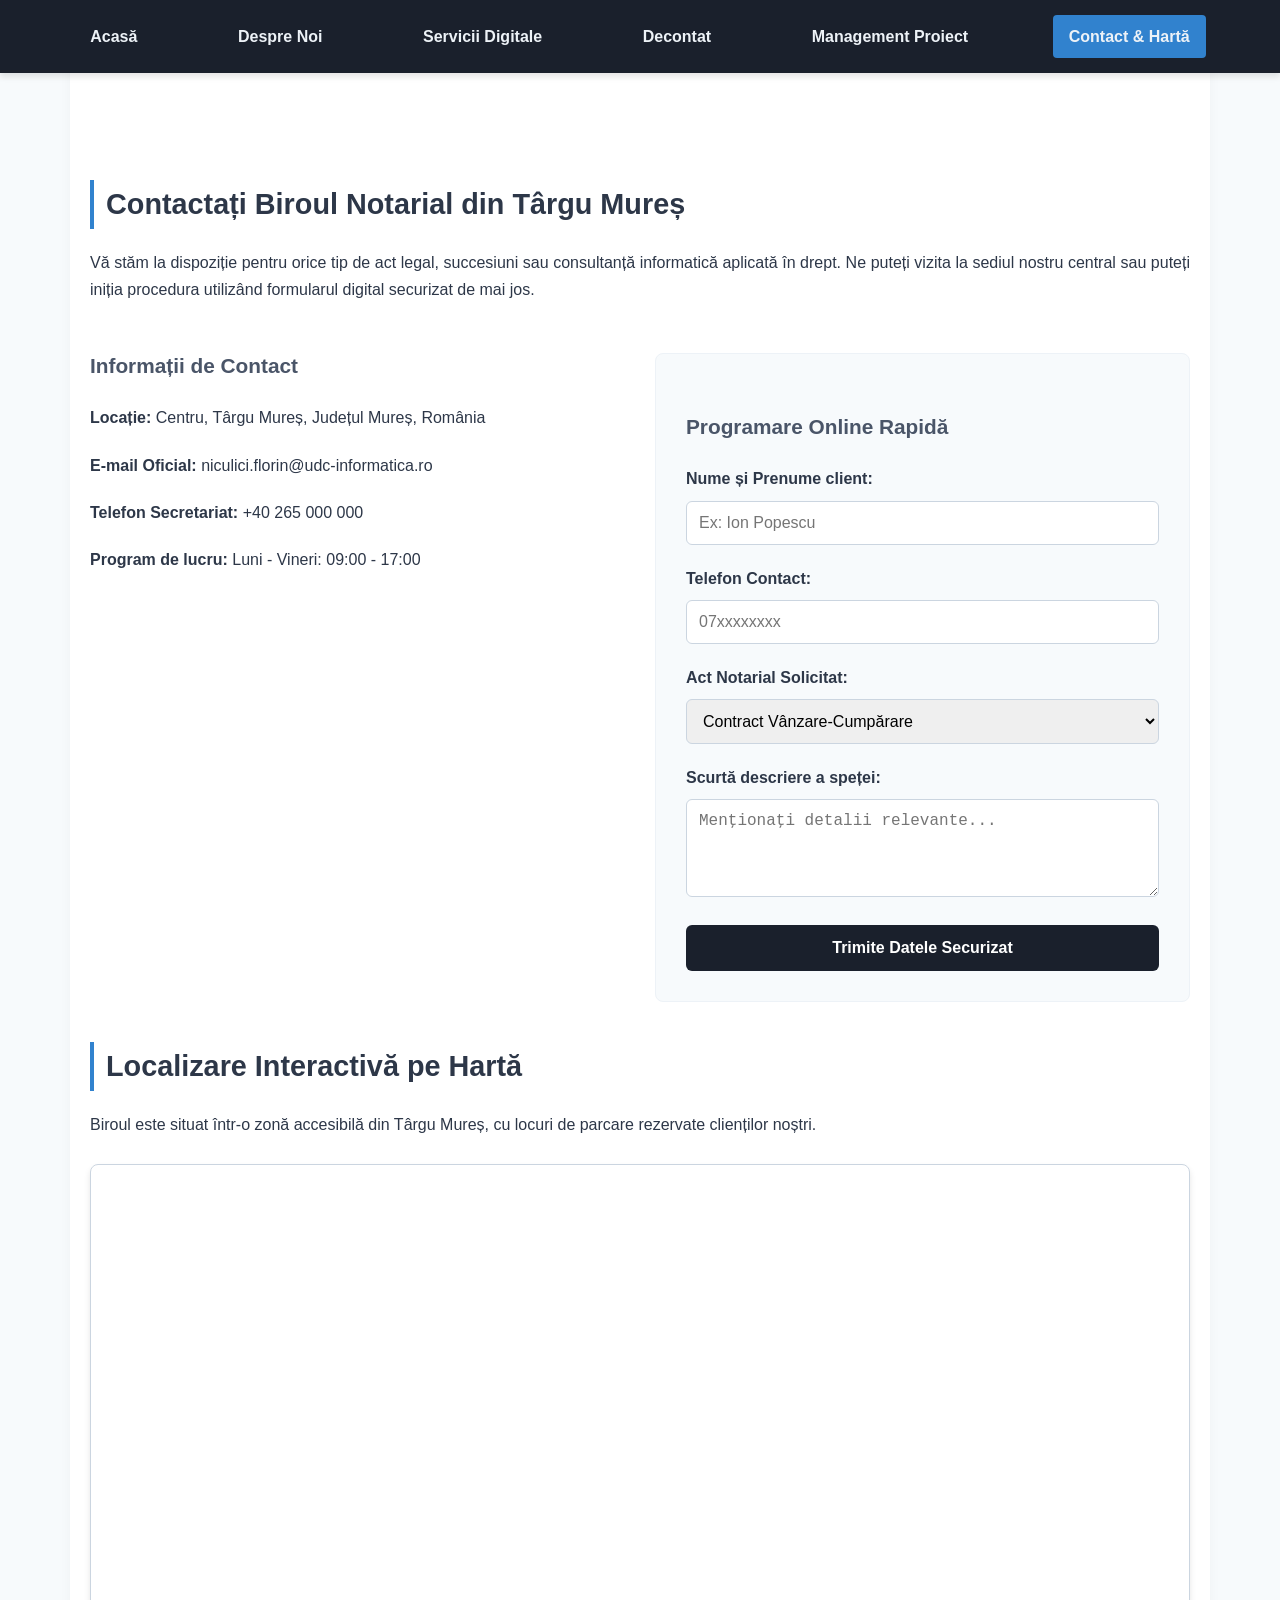
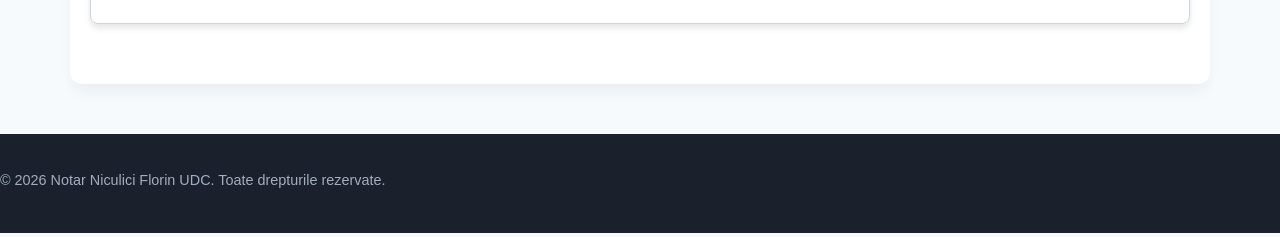
<file: contact.html>
<!DOCTYPE html>
<html lang="ro">
<head>
    <meta charset="UTF-8">
    <title>Contact & Locatie - Notar Niculici Florin</title>
    <link rel="stylesheet" href="style.css">
</head>
<body>
<header>
    <nav>
        <a href="index.html">Acasă</a>
        <a href="despre.html">Despre Noi</a>
        <a href="servicii.html">Servicii Digitale</a>
        <a href="decontat.html">Decontat</a>
        <a href="management.html">Management Proiect</a>
        <a href="contact.html" class="active">Contact & Hartă</a>
    </nav>
</header>
<main>
    <h2>Contactați Biroul Notarial din Târgu Mureș</h2>
    <p>Vă stăm la dispoziție pentru orice tip de act legal, succesiuni sau consultanță informatică aplicată în drept. Ne puteți vizita la sediul nostru central sau puteți iniția procedura utilizând formularul digital securizat de mai jos.</p>
    
    <div class="grid-2">
        <div>
            <h3>Informații de Contact</h3>
            <p><strong>Locație:</strong> Centru, Târgu Mureș, Județul Mureș, România</p>
            <p><strong>E-mail Oficial:</strong> niculici.florin@udc-informatica.ro</p>
            <p><strong>Telefon Secretariat:</strong> +40 265 000 000</p>
            <p><strong>Program de lucru:</strong> Luni - Vineri: 09:00 - 17:00</p>
        </div>
        
        <div class="form-container">
            <h3>Programare Online Rapidă</h3>
            <form action="#" method="POST">
                <div class="form-group">
                    <label for="nume">Nume și Prenume client:</label>
                    <input type="text" id="nume" name="nume" placeholder="Ex: Ion Popescu" required>
                </div>
                <div class="form-group">
                    <label for="telefon">Telefon Contact:</label>
                    <input type="tel" id="telefon" name="telefon" placeholder="07xxxxxxxx" required>
                </div>
                <div class="form-group">
                    <label for="serviciu">Act Notarial Solicitat:</label>
                    <select id="serviciu" name="serviciu">
                        <option value="vanzare">Contract Vânzare-Cumpărare</option>
                        <option value="succesiune">Procedură Succesorală (Moștenire)</option>
                        <option value="decontat">Verificare Act Decontat / Scutit</option>
                        <option value="procura">Procură Specială Digitală</option>
                    </select>
                </div>
                <div class="form-group">
                    <label for="mesaj">Scurtă descriere a speței:</label>
                    <textarea id="mesaj" name="mesaj" rows="4" placeholder="Menționați detalii relevante..." required></textarea>
                </div>
                <button type="submit" class="submit-btn">Trimite Datele Securizat</button>
            </form>
        </div>
    </div>

    <h2>Localizare Interactivă pe Hartă</h2>
    <p>Biroul este situat într-o zonă accesibilă din Târgu Mureș, cu locuri de parcare rezervate clienților noștri.</p>
    
    <div class="map-container">
        <iframe src="https://google.com" width="100%" height="450" style="border:0;" allowfullscreen="" loading="lazy"></iframe>
    </div>
</main>
<footer><p>&copy; 2026 Notar Niculici Florin UDC. Toate drepturile rezervate.</p></footer>
</body>
</html>
</file>
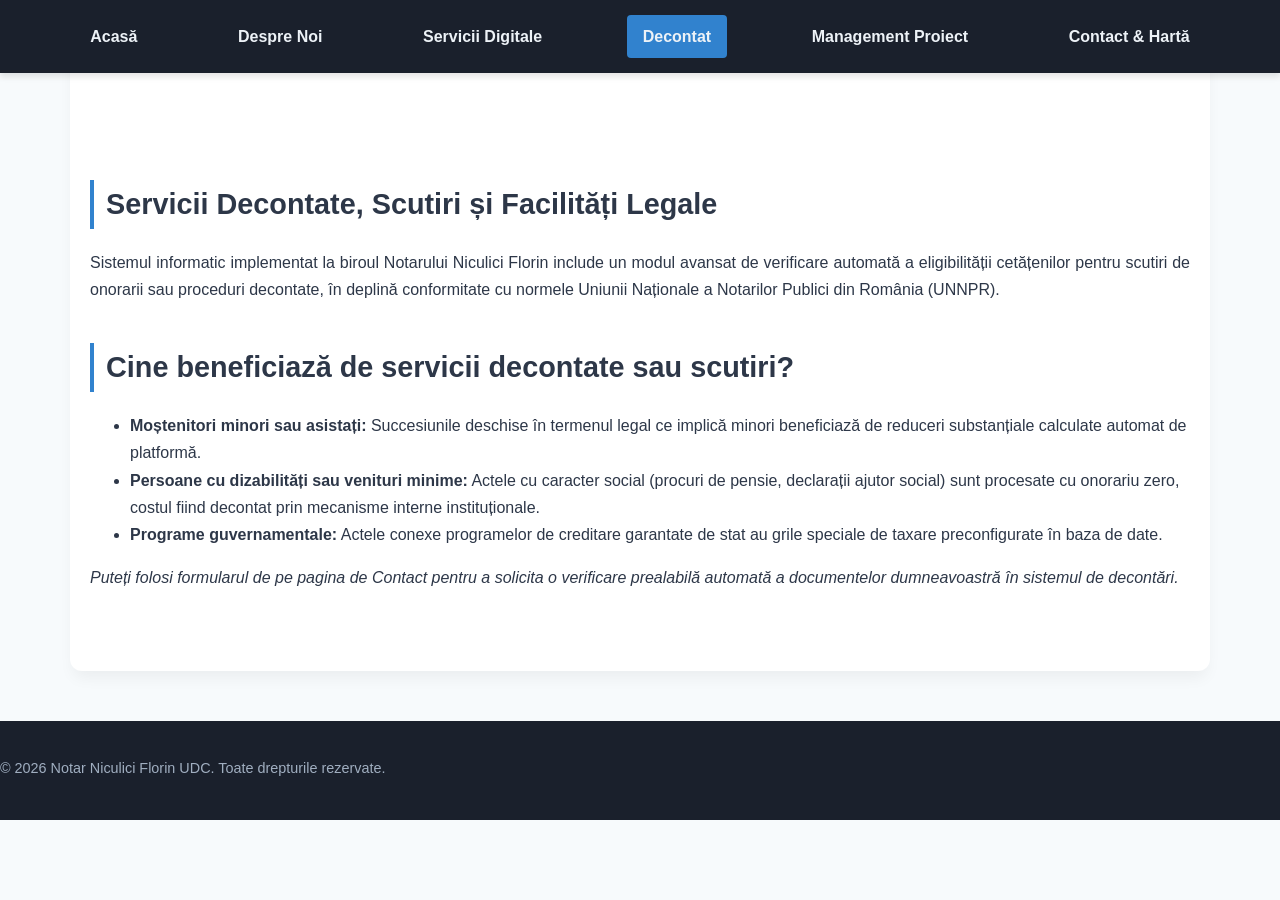
<file: decontat.html>
<!DOCTYPE html>
<html lang="ro">
<head>
    <meta charset="UTF-8">
    <title>Servicii Decontate - Notar Niculici Florin</title>
    <link rel="stylesheet" href="style.css">
</head>
<body>
<header>
    <nav>
        <a href="index.html">Acasă</a>
        <a href="despre.html">Despre Noi</a>
        <a href="servicii.html">Servicii Digitale</a>
        <a href="decontat.html" class="active">Decontat</a>
        <a href="management.html">Management Proiect</a>
        <a href="contact.html">Contact & Hartă</a>
    </nav>
</header>
<main>
    <h2>Servicii Decontate, Scutiri și Facilități Legale</h2>
    <p>Sistemul informatic implementat la biroul Notarului Niculici Florin include un modul avansat de verificare automată a eligibilității cetățenilor pentru scutiri de onorarii sau proceduri decontate, în deplină conformitate cu normele Uniunii Naționale a Notarilor Publici din România (UNNPR).</p>
    
    <h2>Cine beneficiază de servicii decontate sau scutiri?</h2>
    <ul>
        <li><strong>Moștenitori minori sau asistați:</strong> Succesiunile deschise în termenul legal ce implică minori beneficiază de reduceri substanțiale calculate automat de platformă.</li>
        <li><strong>Persoane cu dizabilități sau venituri minime:</strong> Actele cu caracter social (procuri de pensie, declarații ajutor social) sunt procesate cu onorariu zero, costul fiind decontat prin mecanisme interne instituționale.</li>
        <li><strong>Programe guvernamentale:</strong> Actele conexe programelor de creditare garantate de stat au grile speciale de taxare preconfigurate în baza de date.</li>
    </ul>
    <p><em>Puteți folosi formularul de pe pagina de Contact pentru a solicita o verificare prealabilă automată a documentelor dumneavoastră în sistemul de decontări.</em></p>
</main>
<footer><p>&copy; 2026 Notar Niculici Florin UDC. Toate drepturile rezervate.</p></footer>
</body>
</html>
</file>
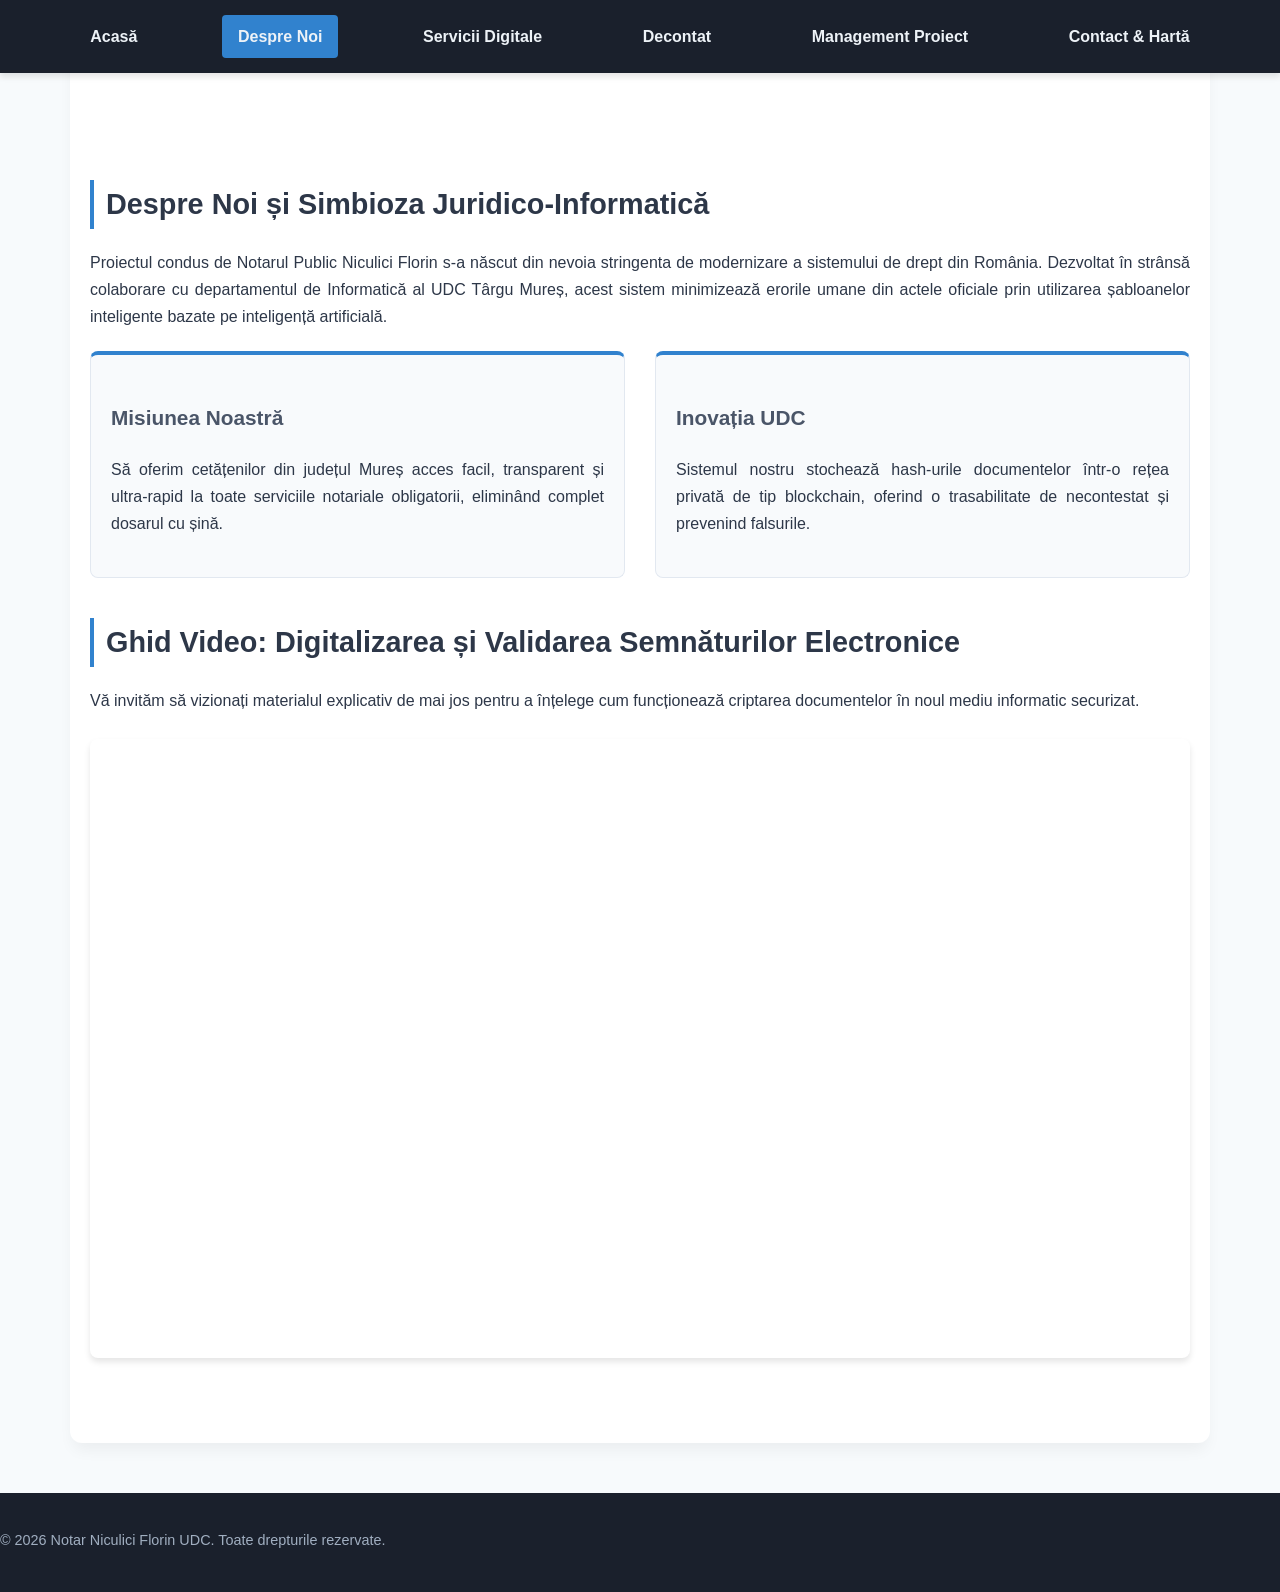
<file: despre.html>
<!DOCTYPE html>
<html lang="ro">
<head>
    <meta charset="UTF-8">
    <title>Despre Noi - Notar Niculici Florin</title>
    <link rel="stylesheet" href="style.css">
</head>
<body>
<header>
    <nav>
        <a href="index.html">Acasă</a>
        <a href="despre.html" class="active">Despre Noi</a>
        <a href="servicii.html">Servicii Digitale</a>
        <a href="decontat.html">Decontat</a>
        <a href="management.html">Management Proiect</a>
        <a href="contact.html">Contact & Hartă</a>
    </nav>
</header>
<main>
    <h2>Despre Noi și Simbioza Juridico-Informatică</h2>
    <p>Proiectul condus de Notarul Public Niculici Florin s-a născut din nevoia stringenta de modernizare a sistemului de drept din România. Dezvoltat în strânsă colaborare cu departamentul de Informatică al UDC Târgu Mureș, acest sistem minimizează erorile umane din actele oficiale prin utilizarea șabloanelor inteligente bazate pe inteligență artificială.</p>
    
    <div class="grid-2">
        <div class="card">
            <h3>Misiunea Noastră</h3>
            <p>Să oferim cetățenilor din județul Mureș acces facil, transparent și ultra-rapid la toate serviciile notariale obligatorii, eliminând complet dosarul cu șină.</p>
        </div>
        <div class="card">
            <h3>Inovația UDC</h3>
            <p>Sistemul nostru stochează hash-urile documentelor într-o rețea privată de tip blockchain, oferind o trasabilitate de necontestat și prevenind falsurile.</p>
        </div>
    </div>

    <h2>Ghid Video: Digitalizarea și Validarea Semnăturilor Electronice</h2>
    <p>Vă invităm să vizionați materialul explicativ de mai jos pentru a înțelege cum funcționează criptarea documentelor în noul mediu informatic securizat.</p>
    
    <div class="video-container">
        <iframe src="https://youtube.com" allowfullscreen></iframe>
    </div>
</main>
<footer><p>&copy; 2026 Notar Niculici Florin UDC. Toate drepturile rezervate.</p></footer>
</body>
</html>
</file>
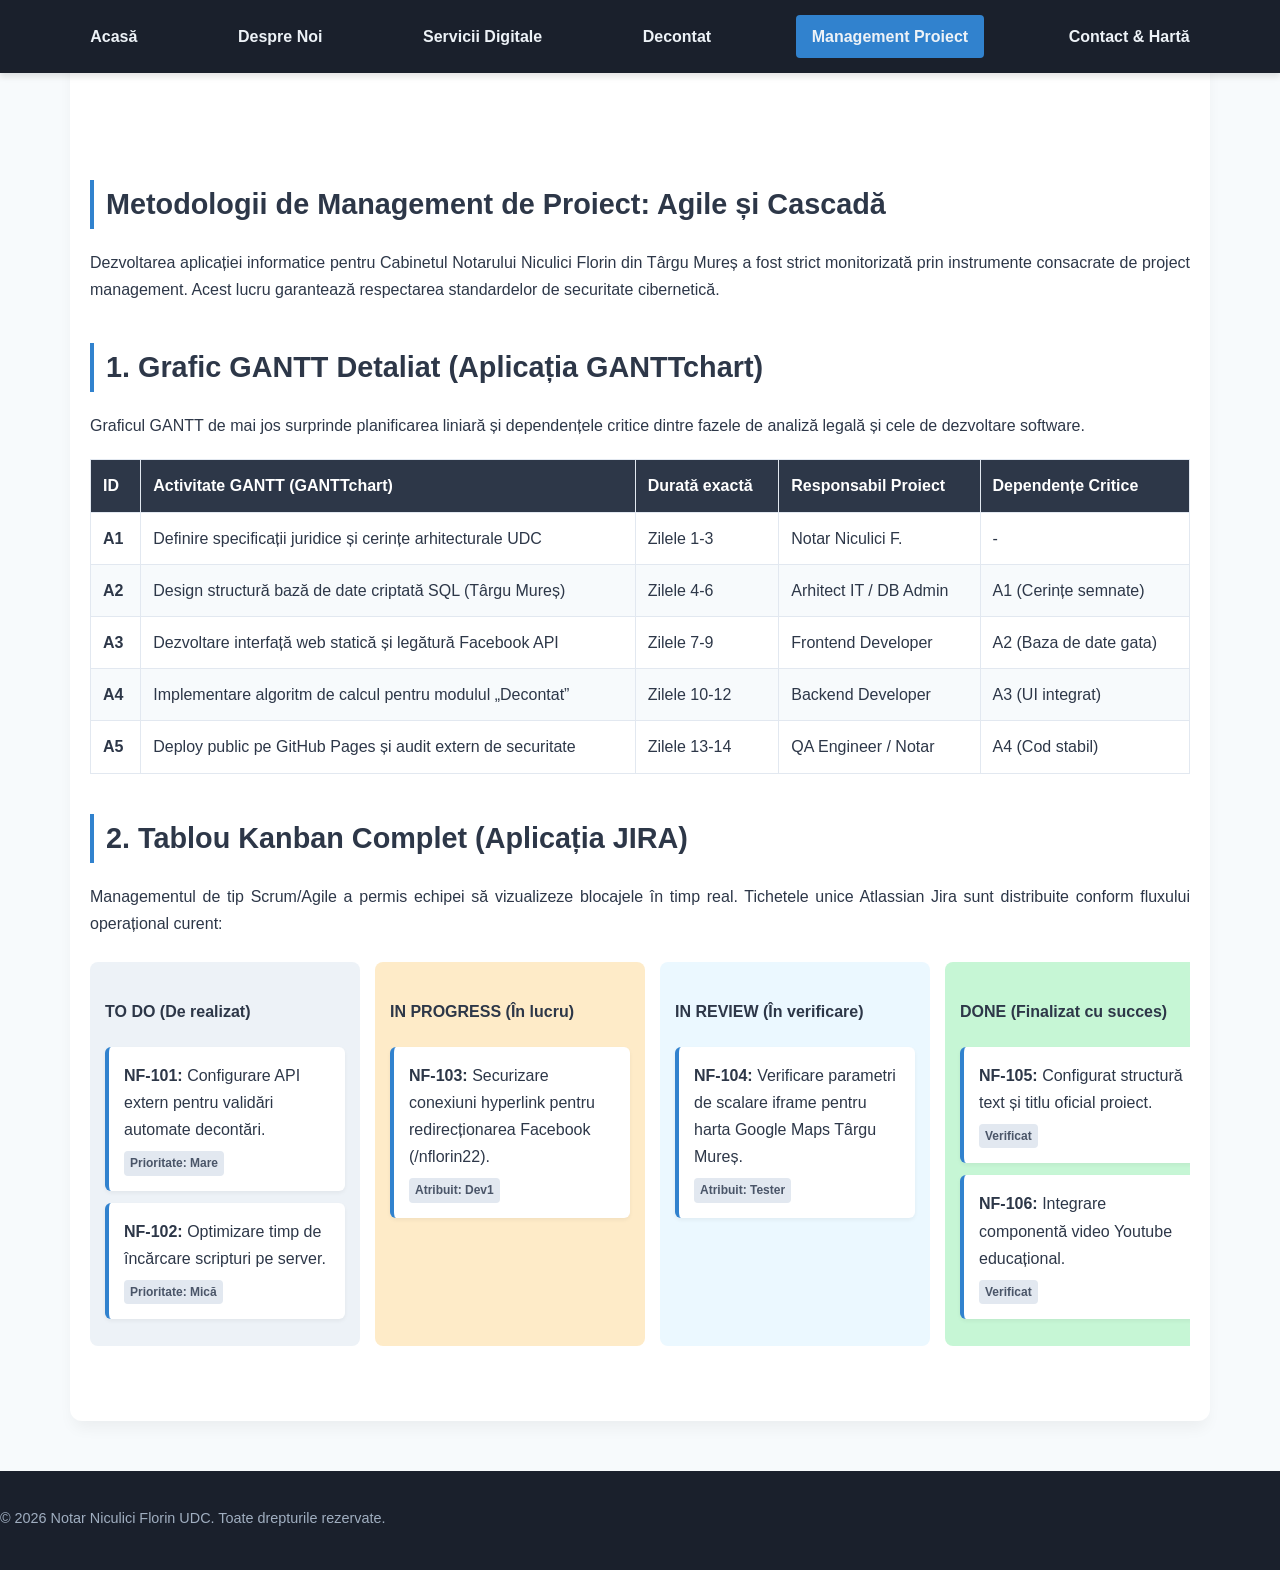
<file: management.html>
<!DOCTYPE html>
<html lang="ro">
<head>
    <meta charset="UTF-8">
    <title>Management Proiect - Notar Niculici Florin</title>
    <link rel="stylesheet" href="style.css">
</head>
<body>
<header>
    <nav>
        <a href="index.html">Acasă</a>
        <a href="despre.html">Despre Noi</a>
        <a href="servicii.html">Servicii Digitale</a>
        <a href="decontat.html">Decontat</a>
        <a href="management.html" class="active">Management Proiect</a>
        <a href="contact.html">Contact & Hartă</a>
    </nav>
</header>
<main>
    <h2>Metodologii de Management de Proiect: Agile și Cascadă</h2>
    <p>Dezvoltarea aplicației informatice pentru Cabinetul Notarului Niculici Florin din Târgu Mureș a fost strict monitorizată prin instrumente consacrate de project management. Acest lucru garantează respectarea standardelor de securitate cibernetică.</p>
    
    <h2>1. Grafic GANTT Detaliat (Aplicația GANTTchart)</h2>
    <p>Graficul GANTT de mai jos surprinde planificarea liniară și dependențele critice dintre fazele de analiză legală și cele de dezvoltare software.</p>
    
    <table>
        <thead>
            <tr>
                <th>ID</th>
                <th>Activitate GANTT (GANTTchart)</th>
                <th>Durată exactă</th>
                <th>Responsabil Proiect</th>
                <th>Dependențe Critice</th>
            </tr>
        </thead>
        <tbody>
            <tr><td><b>A1</b></td><td>Definire specificații juridice și cerințe arhitecturale UDC</td><td>Zilele 1-3</td><td>Notar Niculici F.</td><td>-</td></tr>
            <tr><td><b>A2</b></td><td>Design structură bază de date criptată SQL (Târgu Mureș)</td><td>Zilele 4-6</td><td>Arhitect IT / DB Admin</td><td>A1 (Cerințe semnate)</td></tr>
            <tr><td><b>A3</b></td><td>Dezvoltare interfață web statică și legătură Facebook API</td><td>Zilele 7-9</td><td>Frontend Developer</td><td>A2 (Baza de date gata)</td></tr>
            <tr><td><b>A4</b></td><td>Implementare algoritm de calcul pentru modulul „Decontat”</td><td>Zilele 10-12</td><td>Backend Developer</td><td>A3 (UI integrat)</td></tr>
            <tr><td><b>A5</b></td><td>Deploy public pe GitHub Pages și audit extern de securitate</td><td>Zilele 13-14</td><td>QA Engineer / Notar</td><td>A4 (Cod stabil)</td></tr>
        </tbody>
    </table>

    <h2>2. Tablou Kanban Complet (Aplicația JIRA)</h2>
    <p>Managementul de tip Scrum/Agile a permis echipei să vizualizeze blocajele în timp real. Tichetele unice Atlassian Jira sunt distribuite conform fluxului operațional curent:</p>
    
    <div class="kanban-board">
        <div class="kanban-column" style="background: #edf2f7;">
            <h4>TO DO (De realizat)</h4>
            <div class="kanban-card"><strong>NF-101:</strong> Configurare API extern pentru validări automate decontări.<br><span class="card-tag">Prioritate: Mare</span></div>
            <div class="kanban-card"><strong>NF-102:</strong> Optimizare timp de încărcare scripturi pe server.<br><span class="card-tag">Prioritate: Mică</span></div>
        </div>
        <div class="kanban-column" style="background: #feebc8;">
            <h4>IN PROGRESS (În lucru)</h4>
            <div class="kanban-card"><strong>NF-103:</strong> Securizare conexiuni hyperlink pentru redirecționarea Facebook (/nflorin22).<br><span class="card-tag">Atribuit: Dev1</span></div>
        </div>
        <div class="kanban-column" style="background: #ebf8ff;">
            <h4>IN REVIEW (În verificare)</h4>
            <div class="kanban-card"><strong>NF-104:</strong> Verificare parametri de scalare iframe pentru harta Google Maps Târgu Mureș.<br><span class="card-tag">Atribuit: Tester</span></div>
        </div>
        <div class="kanban-column" style="background: #c6f6d5;">
            <h4>DONE (Finalizat cu succes)</h4>
            <div class="kanban-card"><strong>NF-105:</strong> Configurat structură text și titlu oficial proiect.<br><span class="card-tag">Verificat</span></div>
            <div class="kanban-card"><strong>NF-106:</strong> Integrare componentă video Youtube educațional.<br><span class="card-tag">Verificat</span></div>
        </div>
    </div>
</main>
<footer><p>&copy; 2026 Notar Niculici Florin UDC. Toate drepturile rezervate.</p></footer>
</body>
</html>
</file>
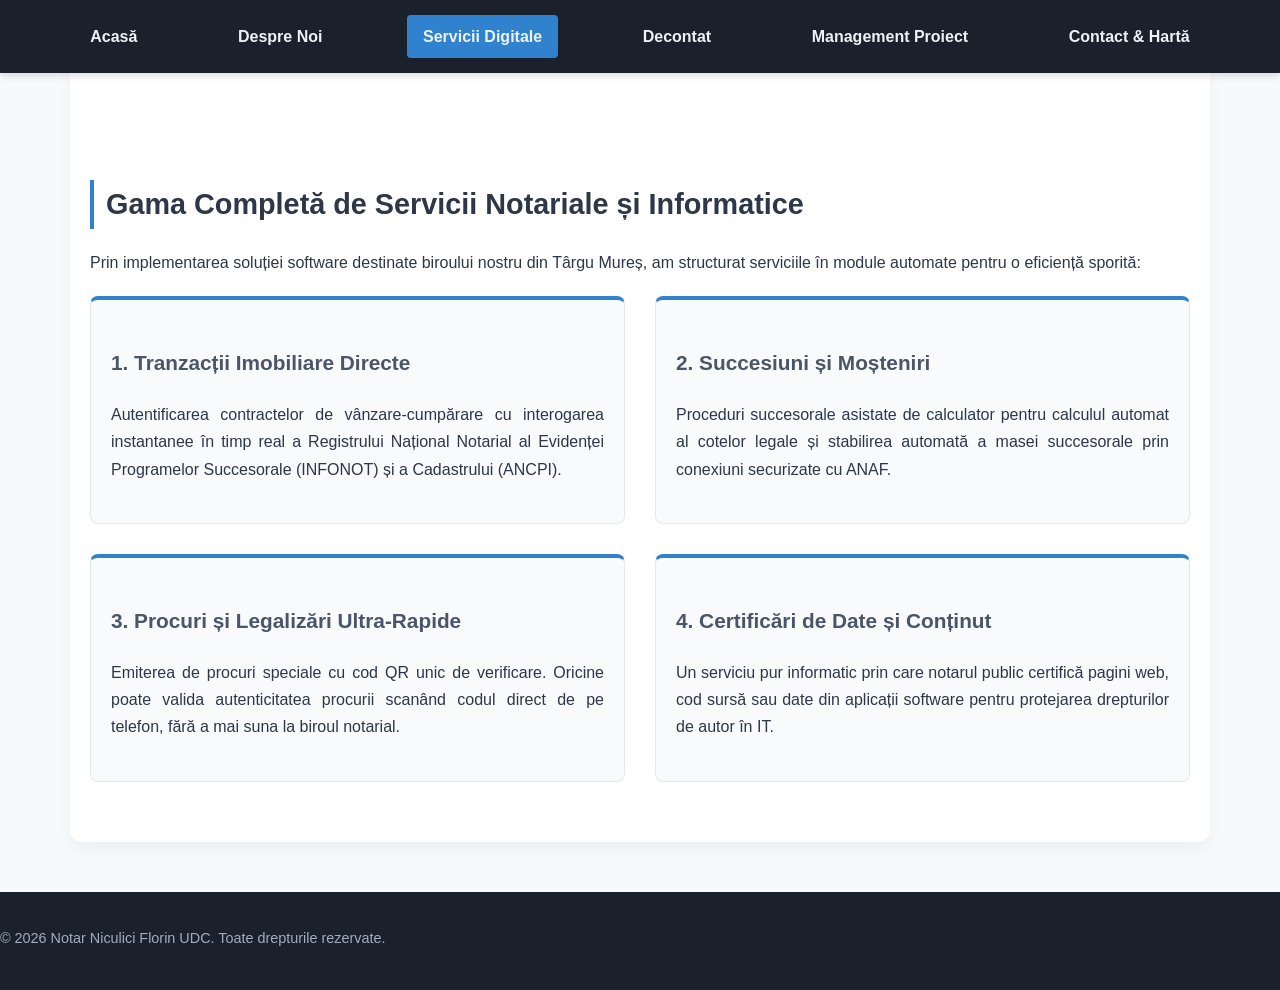
<file: servicii.html>
<!DOCTYPE html>
<html lang="ro">
<head>
    <meta charset="UTF-8">
    <title>Servicii Digitale - Notar Niculici Florin</title>
    <link rel="stylesheet" href="style.css">
</head>
<body>
<header>
    <nav>
        <a href="index.html">Acasă</a>
        <a href="despre.html">Despre Noi</a>
        <a href="servicii.html" class="active">Servicii Digitale</a>
        <a href="decontat.html">Decontat</a>
        <a href="management.html">Management Proiect</a>
        <a href="contact.html">Contact & Hartă</a>
    </nav>
</header>
<main>
    <h2>Gama Completă de Servicii Notariale și Informatice</h2>
    <p>Prin implementarea soluției software destinate biroului nostru din Târgu Mureș, am structurat serviciile în module automate pentru o eficiență sporită:</p>
    
    <div class="grid-2">
        <div class="card">
            <h3>1. Tranzacții Imobiliare Directe</h3>
            <p>Autentificarea contractelor de vânzare-cumpărare cu interogarea instantanee în timp real a Registrului Național Notarial al Evidenței Programelor Succesorale (INFONOT) și a Cadastrului (ANCPI).</p>
        </div>
        <div class="card">
            <h3>2. Succesiuni și Moșteniri</h3>
            <p>Proceduri succesorale asistate de calculator pentru calculul automat al cotelor legale și stabilirea automată a masei succesorale prin conexiuni securizate cu ANAF.</p>
        </div>
        <div class="card">
            <h3>3. Procuri și Legalizări Ultra-Rapide</h3>
            <p>Emiterea de procuri speciale cu cod QR unic de verificare. Oricine poate valida autenticitatea procurii scanând codul direct de pe telefon, fără a mai suna la biroul notarial.</p>
        </div>
        <div class="card">
            <h3>4. Certificări de Date și Conținut</h3>
            <p>Un serviciu pur informatic prin care notarul public certifică pagini web, cod sursă sau date din aplicații software pentru protejarea drepturilor de autor în IT.</p>
        </div>
    </div>
</main>
<footer><p>&copy; 2026 Notar Niculici Florin UDC. Toate drepturile rezervate.</p></footer>
</body>
</html>
</file>
<file: style.css>
/* Stiluri Generale */
body { font-family: 'Segoe UI', Tahoma, Geneva, Verdana, sans-serif; margin: 0; padding: 0; color: #2d3748; line-height: 1.7; background-color: #f7fafc; }
header { background: #1a202c; color: white; padding: 15px 0; position: fixed; width: 100%; top: 0; z-index: 1000; box-shadow: 0 4px 6px rgba(0,0,0,0.1); }
nav { display: flex; justify-content: space-around; max-width: 1200px; margin: 0 auto; flex-wrap: wrap; }
nav a { color: #edf2f7; text-decoration: none; font-weight: 600; font-size: 1rem; padding: 8px 16px; border-radius: 4px; transition: all 0.3s; }
nav a:hover { background: #3182ce; color: white; }
.active { background: #3182ce; }

/* Main Container */
main { padding: 140px 20px 60px 20px; max-width: 1100px; margin: 0 auto; background: white; margin-bottom: 30px; border-radius: 12px; box-shadow: 0 10px 15px -3px rgba(0,0,0,0.05); }
h1 { color: #1a202c; font-size: 2.2rem; border-left: 6px solid #3182ce; padding-left: 15px; margin-bottom: 25px; }
h2 { color: #2d3748; font-size: 1.8rem; border-left: 4px solid #3182ce; padding-left: 12px; margin-top: 40px; margin-bottom: 20px; }
h3 { color: #4a5568; font-size: 1.3rem; margin-top: 25px; }
p { margin-bottom: 20px; text-align: justify; }

/* Grid-uri si Carduri */
.grid-2 { display: grid; grid-template-columns: 1fr 1fr; gap: 30px; margin-top: 20px; }
@media (max-width: 768px) { .grid-2 { grid-template-columns: 1fr; } }
.card { background: #f8fafc; border: 1px solid #e2e8f0; padding: 20px; border-radius: 8px; border-top: 4px solid #3182ce; }

/* Profil */
.profile-container { display: flex; align-items: center; gap: 30px; background: #ebf8ff; padding: 30px; border-radius: 12px; margin-bottom: 30px; border: 1px solid #bee3f8; }
.profile-avatar { width: 100px; height: 100px; background: #3182ce; color: white; display: flex; align-items: center; justify-content: center; font-size: 2.5rem; font-weight: bold; border-radius: 50%; box-shadow: 0 4px 6px rgba(0,0,0,0.1); flex-shrink: 0; }
.fb-btn { display: inline-block; background: #1877f2; color: white; padding: 10px 20px; text-decoration: none; border-radius: 6px; font-weight: bold; font-size: 0.9rem; margin-top: 10px; transition: background 0.2s; }
.fb-btn:hover { background: #145dbf; }

/* Media Elements */
.hero-img { width: 100%; max-height: 400px; object-fit: cover; border-radius: 8px; margin: 20px 0; }
.video-container { position: relative; padding-bottom: 56.25%; height: 0; overflow: hidden; margin: 25px 0; border-radius: 8px; box-shadow: 0 4px 6px rgba(0,0,0,0.1); }
.video-container iframe { position: absolute; top: 0; left: 0; width: 100%; height: 100%; border: 0; }
.map-container { margin-top: 25px; border-radius: 8px; overflow: hidden; box-shadow: 0 4px 6px rgba(0,0,0,0.1); border: 1px solid #cbd5e0; }

/* Formular de Contact */
.form-container { background: #f7fafc; border: 1px solid #edf2f7; padding: 30px; border-radius: 8px; margin-top: 30px; }
.form-group { margin-bottom: 20px; }
.form-group label { display: block; margin-bottom: 8px; font-weight: 600; }
.form-group input, .form-group select, .form-group textarea { width: 100%; padding: 12px; border: 1px solid #cbd5e0; border-radius: 6px; box-sizing: border-box; font-size: 1rem; }
.submit-btn { background: #1a202c; color: white; border: none; padding: 14px; border-radius: 6px; font-weight: bold; cursor: pointer; width: 100%; font-size: 1rem; transition: background 0.2s; }
.submit-btn:hover { background: #3182ce; }

/* Management */
table { width: 100%; border-collapse: collapse; margin: 20px 0; }
th, td { border: 1px solid #e2e8f0; padding: 12px; text-align: left; }
th { background: #2d3748; color: white; }
tr:nth-child(even) { background: #f7fafc; }
.kanban-board { display: flex; gap: 15px; overflow-x: auto; padding-bottom: 15px; margin-top: 25px; }
.kanban-column { flex: 1; min-width: 240px; background: #edf2f7; padding: 15px; border-radius: 8px; }
.kanban-card { background: white; padding: 15px; margin-bottom: 12px; border-radius: 6px; border-left: 4px solid #3182ce; box-shadow: 0 2px 4px rgba(0,0,0,0.05); }
.card-tag { font-size: 0.75rem; background: #e2e8f0; padding: 2px 6px; border-radius: 4px; font-weight: bold; color: #4a5568; display: inline-block; margin-top: 8px; }

footer { background: #1a202c; color: #a0aec0; text-align: center; padding: 20px 0; margin-top: 50px; font-size: 0.9rem; }
</file>
